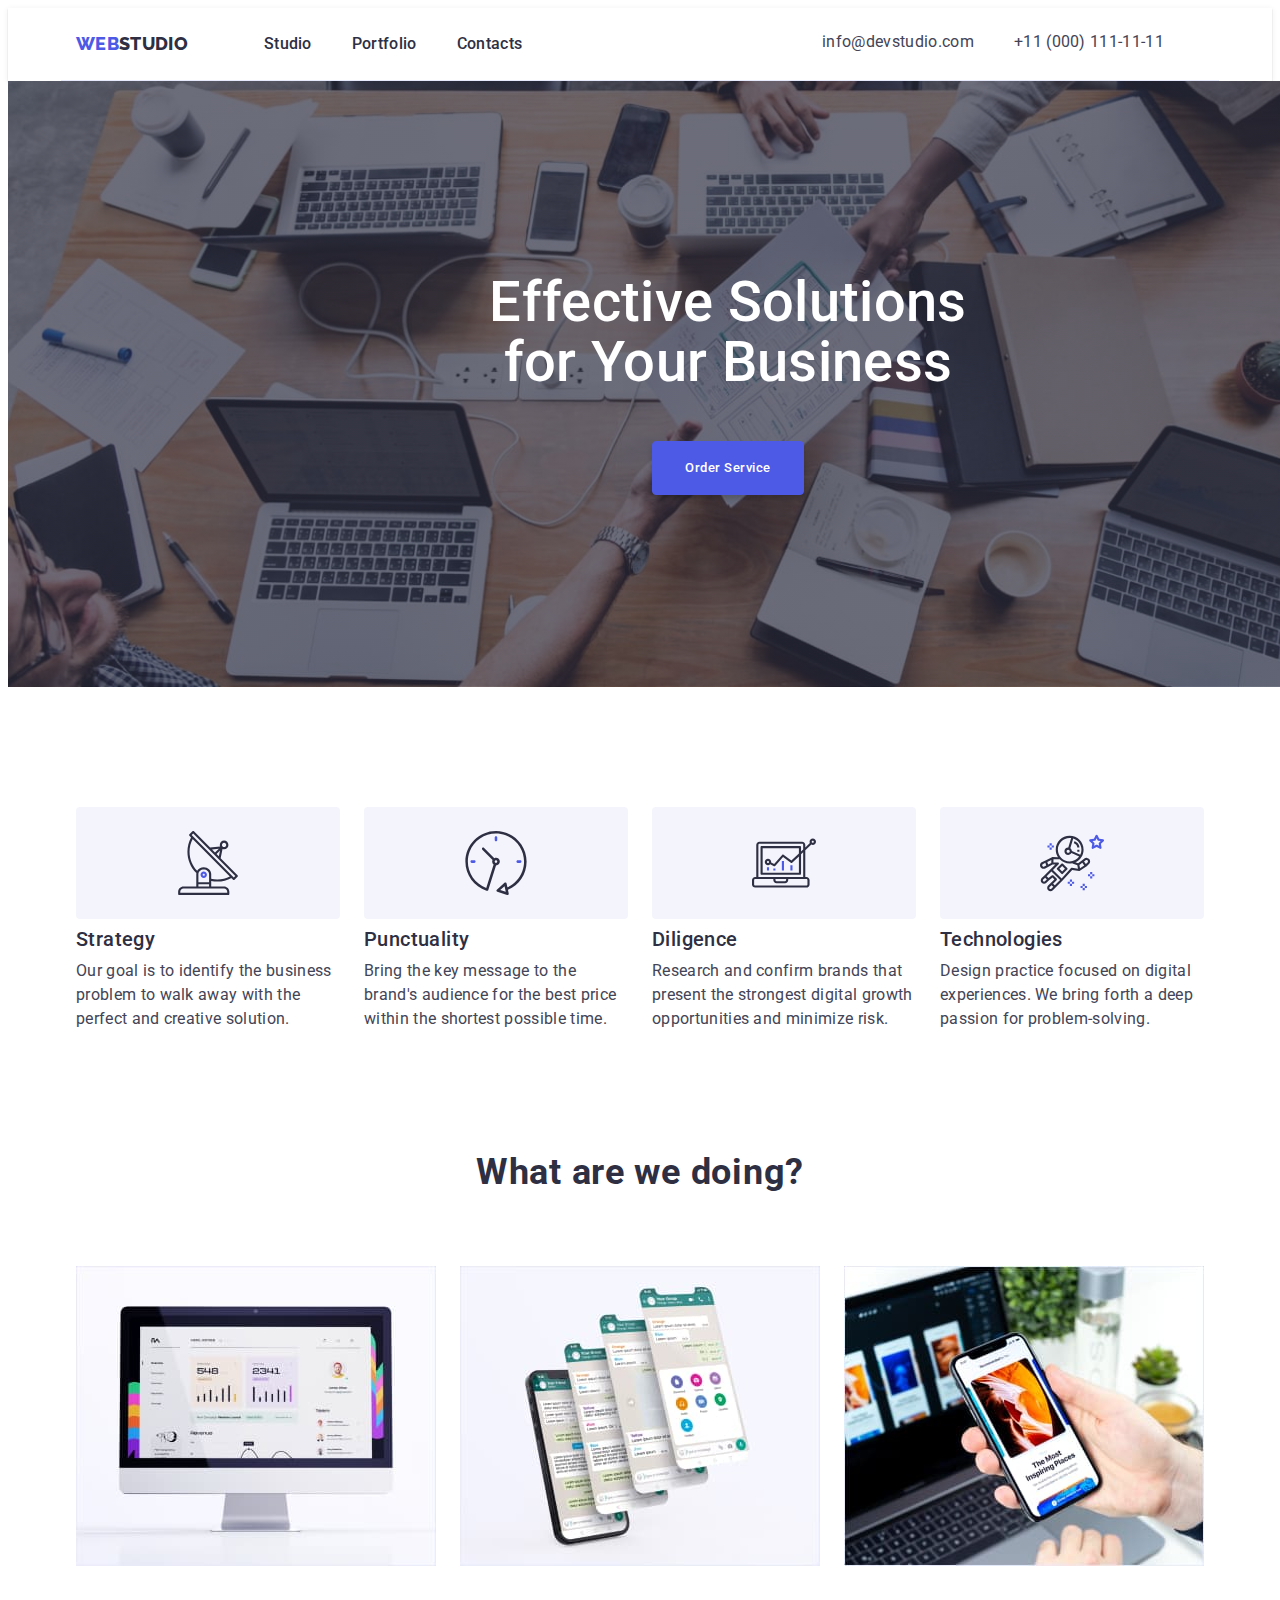
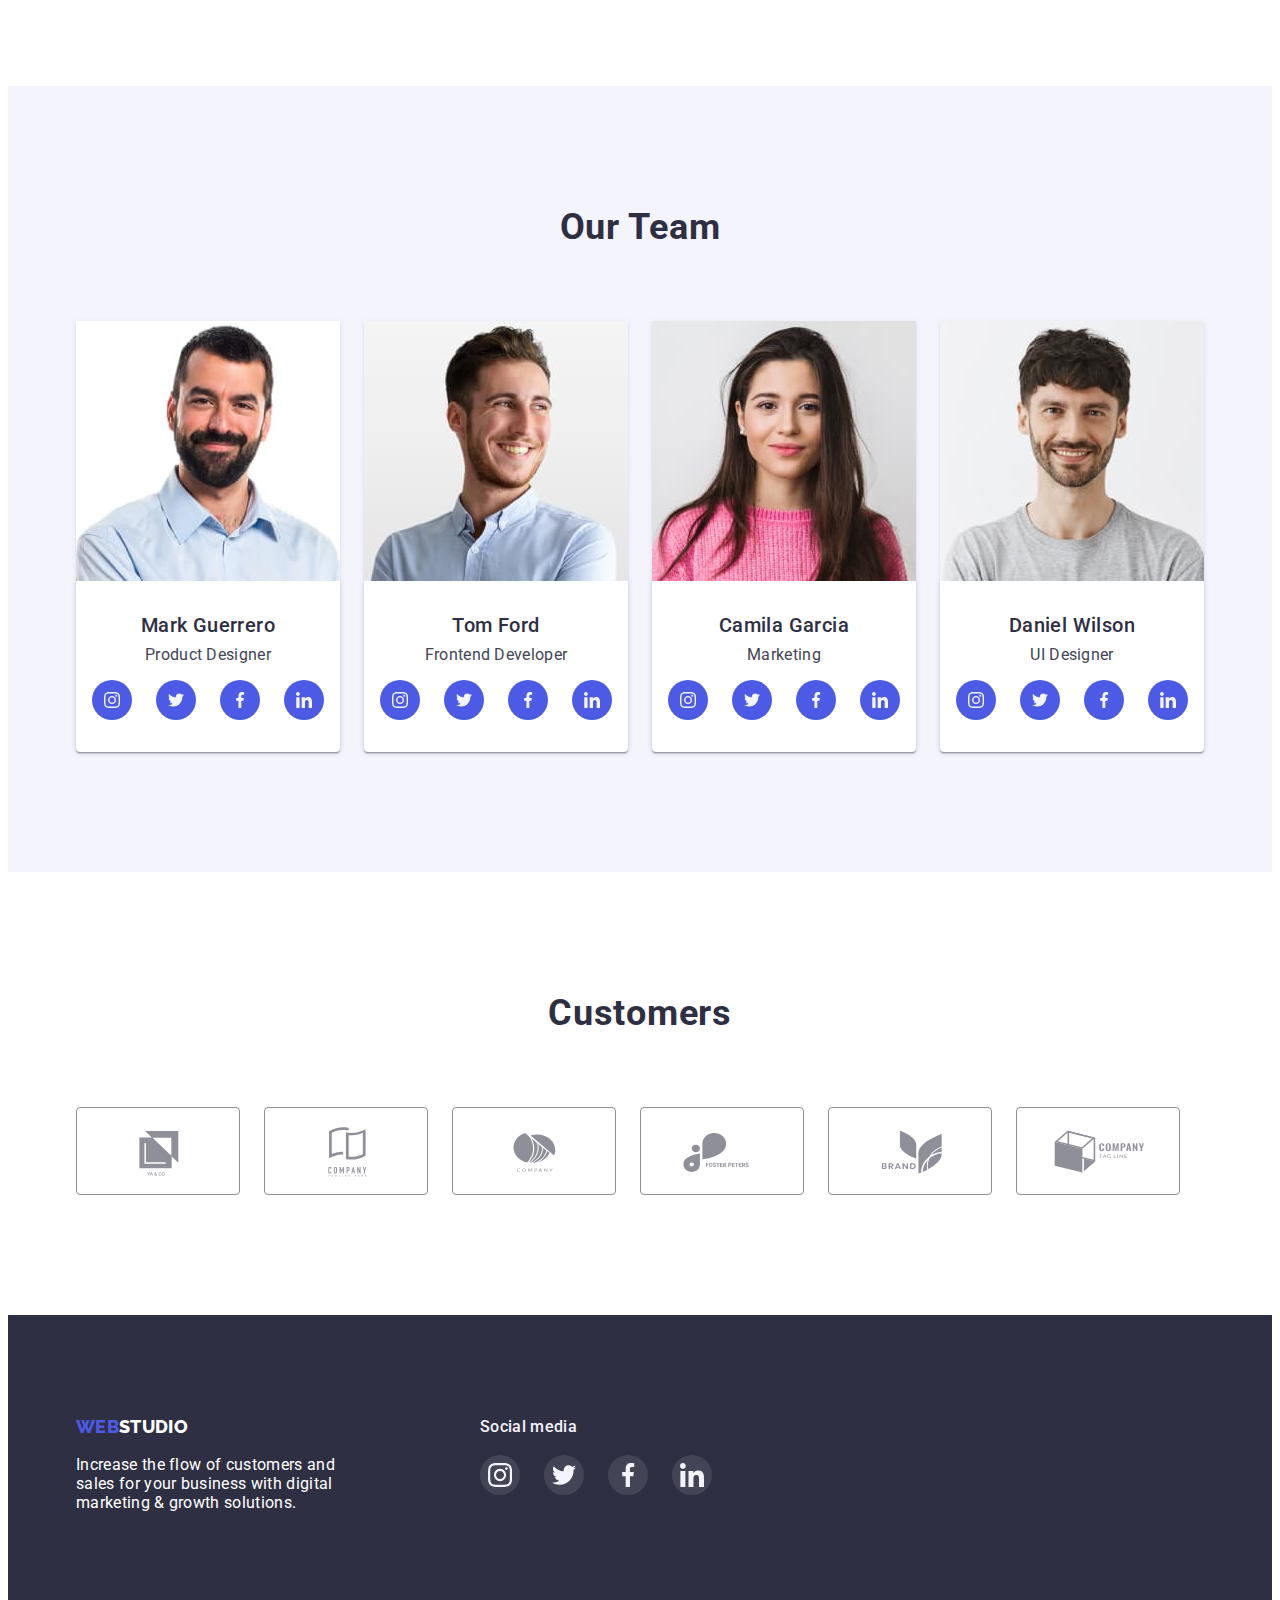
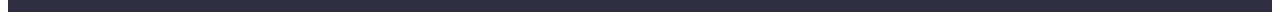
<file: index.html>
<!DOCTYPE html>
<html lang="en">
<head>
    <meta charset="UTF-8">
    <meta http-equiv="X-UA-Compatible" content="IE=edge">
    <meta name="viewport" content="width=device-width, initial-scale=1.0">
    <title>WebStudio</title>
    <link rel="stylesheet" href="https://cdnjs.cloudflare.com/ajax/libs/modern-normalize/1.1.0/modern-normalize.min.css"
        integrity="sha512-wpPYUAdjBVSE4KJnH1VR1HeZfpl1ub8YT/NKx4PuQ5NmX2tKuGu6U/JRp5y+Y8XG2tV+wKQpNHVUX03MfMFn9Q=="
        crossorigin="anonymous" referrerpolicy="no-referrer" />
    <link rel="preconnect" href="https://fonts.googleapis.com">
    <link rel="preconnect" href="https://fonts.gstatic.com" crossorigin>
    <link rel="preconnect" href="https://fonts.googleapis.com">
    <link rel="preconnect" href="https://fonts.gstatic.com" crossorigin>
    <link href="https://fonts.googleapis.com/css2?family=Raleway:wght@800&family=Roboto:wght@400;500;700;900&display=swap" rel="stylesheet">
    <link rel="stylesheet" href="./css/styles.css">
</head>
<body>
    <!-- HEADER -->
    <header class="header">
        <div class="container header-container">
            <nav class="header-nav">
                <a class="logo logo-header" href="./index.html"><span class="logo logo-accent">Web</span>Studio</a>
                <ul class="list header-list">
                    <li><a class="header-item" href="./index.html">Studio</a></li>
                    <li><a class="header-item" href="./portfolio.html">Portfolio</a></li>
                    <li><a class="header-item" href="#">Contacts</a></li>
                </ul>
            </nav>
            <address class="address">
            <ul class="list contacts-list">
                <li>
                    <a class="contacts-list-item" href="mailto:info@devstudio.com">info@devstudio.com</a>
                </li>
                <li><a class="contacts-list-item" href="tel:+11(000)1111111">+11 (000) 111-11-11</a></li>
            </ul>
            </address>
        </div>
    </header>

    <main>
        <!-- HERO -->
        <section class="hero">
            <div class="container hero-container">
                <h1 class="hero-tile hero-headline">Effective Solutions <br />for Your Business</h1>
                <button type="button" class="hero-btn" data-modal-open>Order Service</button>
            </div>
        </section>

        <!-- SECTION-ADVANTAGES -->
        <section class="section-top">
            <div class="container">
                <h2 class="section-top-title visually-hidden">Advantages</h2>
                <ul class="list advantages-list">
                    <li class="advantages-list-item">
                    <div class="advantages-icon-wrapper">
                        <svg class="advantages-list-icon">
                            <use href="./images/symbol-defs.svg#icon-antenna"></use>
                        </svg>
                    </div>
                        <h3 class="title">Strategy</h3>
                        <p class="advantages-description">
                            Our goal is to identify the business problem to walk away with the perfect and
                            creative solution.
                        </p>
                    </li>
                    <li class="advantages-list-item">
                    <div class="advantages-icon-wrapper">
                      <svg class="advantages-list-icon">
                        <use href="./images/symbol-defs.svg#icon-clock"></use>
                      </svg>
                    </div>
                        <h3 class="title">Punctuality</h3>
                        <p class="advantages-description">
                            Bring the key message to the brand's audience for the best price within the shortest
                            possible time.
                        </p>
                    </li>
                    <li class="advantages-list-item">
                    <div class="advantages-icon-wrapper">
                        <svg class="advantages-list-icon">
                            <use href="./images/symbol-defs.svg#icon-diagram"></use>
                        </svg>
                    </div>
                        <h3 class="title">Diligence</h3>
                        <p class="advantages-description">
                            Research and confirm brands that present the strongest digital growth opportunities
                            and minimize risk.
                        </p>
                    </li>
                    <li class="advantages-list-item">
                    <div class="advantages-icon-wrapper">
                        <svg class="advantages-list-icon">
                            <use href="./images/symbol-defs.svg#icon-astronaut"></use>
                        </svg>
                        </div>
                        <h3 class="title">Technologies</h3>
                        <p class="advantages-description">
                            Design practice focused on digital experiences. We bring forth a deep passion for
                            problem-solving.
                        </p>
                    </li>
                </ul>
            
        </section>

        <!-- SECTION-SERVICES -->
        <section class="section-top section-bottom">
            <div class="container">
                <h2 class="section-top-title services-title">What are we doing?</h2>
                <ul class="list services-list">
                    <li class="services-list-item">
                        <img src="./images/phone/img1.jpg" alt="phone-1"
                            width="360" />
                    </li>
                    <li class="services-list-item">
                        <img src="./images/phone/img2.jpg"
                            alt="phone-2" width="360" />
                    </li>
                    <li class="services-list-item">
                        <img src="./images/phone/img3.jpg"
                            alt="phone-3"
                            width="360" />
                    </li>
                </ul>
            </div>
        </section>

        <!-- SECTION-TEAM -->
        <section class="section-top section-bottom team-section">
            <div class="container">
                <h2 class="section-top-title team-title">Our Team</h2>
                <ul class="list team-list">
                    <li class="team-list-item">
                        <img src="./images/people/master-1.jpg" alt="master-1" width="264" />
                        <div class="team-card-wrapper">
                            <h3 class="title team-name">Mark Guerrero</h3>
                            <p class="team-position">Product Designer</p>
                    <ul class="team-link list">
                        <li class="team-list-link">
                            <a href="https://instagram.com" class="team-social-list-link">
                                <svg class="team-icon" width="40" height="40">
                                    <use href="images/symbol-defs.svg#icon-instagram"></use>
                                </svg>
                            </a>
                        </li>
                        <li class="team-list-link">
                            <a href="https://twitter.com" class="team-social-list-link">
                                <svg class="team-icon" widht="40" height="40">
                                    <use href="./images/symbol-defs.svg#icon-twitter"></use>
                                </svg>
                            </a>
                        </li>
                        <li class="team-list-link">
                            <a href="https://facebook.com" class="team-social-list-link">
                                <svg class="team-icon" widht="40" height="40">
                                    <use href="./images/symbol-defs.svg#icon-facebook"></use>
                                </svg>
                            </a>
                        </li>
                        <li class="team-list-link">
                            <a href="https://linkedin.com" class="team-social-list-link">
                                <svg class="team-icon" widht="40" height="40">
                                    <use href="./images/symbol-defs.svg#icon-linkedin"></use>
                                </svg>
                            </a>
                        </li>
                    </ul>
                    </div>
                    <li class="team-list-item">
                        <img src="./images/people/master-2.jpg" alt="master-2" width="264" />
                        <div class="team-card-wrapper">
                            <h3 class="title team-name">Tom Ford</h3>
                            <p class="team-position">Frontend Developer</p>
                        <ul class="team-link list">
                            <li class="team-list-link">
                                <a href="https://instagram.com" class="team-social-list-link">
                                    <svg class="team-icon" width="40" height="40">
                                        <use href="images/symbol-defs.svg#icon-instagram"></use>
                                    </svg>
                                </a>
                            </li>
                            <li class="team-list-link">
                                <a href="https://twitter.com" class="team-social-list-link">
                                    <svg class="team-icon" widht="40" height="40">
                                        <use href="./images/symbol-defs.svg#icon-twitter"></use>
                                    </svg>
                                </a>
                            </li>
                            <li class="team-list-link">
                                <a href="https://facebook.com" class="team-social-list-link">
                                    <svg class="team-icon" widht="40" height="40">
                                        <use href="./images/symbol-defs.svg#icon-facebook"></use>
                                    </svg>
                                </a>
                            </li>
                            <li class="team-list-link">
                                <a href="https://linkedin.com" class="team-social-list-link">
                                    <svg class="team-icon" widht="40" height="40">
                                        <use href="./images/symbol-defs.svg#icon-linkedin"></use>
                                    </svg>
                                </a>
                            </li>
                        </ul>
                        </div>
                    </li>
                    <li class="team-list-item">
                        <img src="./images/people/master-3.jpg" alt="master-3" width="264" />
                        <div class="team-card-wrapper">
                            <h3 class="title team-name">Camila Garcia</h3>
                            <p class="team-position">Marketing</p>
                        <ul class="team-link list">
                            <li class="team-list-link">
                                <a href="https://instagram.com" class="team-social-list-link">
                                    <svg class="team-icon" width="40" height="40">
                                        <use href="images/symbol-defs.svg#icon-instagram"></use>
                                    </svg>
                                </a>
                            </li>
                            <li class="team-list-link">
                                <a href="https://twitter.com" class="team-social-list-link">
                                    <svg class="team-icon" widht="40" height="40">
                                        <use href="./images/symbol-defs.svg#icon-twitter"></use>
                                    </svg>
                                </a>
                            </li>
                            <li class="team-list-link">
                                <a href="https://facebook.com" class="team-social-list-link">
                                    <svg class="team-icon" widht="40" height="40">
                                        <use href="./images/symbol-defs.svg#icon-facebook"></use>
                                    </svg>
                                </a>
                            </li>
                            <li class="team-list-link">
                                <a href="https://linkedin.com" class="team-social-list-link">
                                    <svg class="team-icon" widht="40" height="40">
                                        <use href="./images/symbol-defs.svg#icon-linkedin"></use>
                                    </svg>
                                </a>
                            </li>
                        </ul>
                        </div>
                    </li>
                    <li class="team-list-item">
                        <img src="./images/people/master-4.jpg" alt="master-4" width="264" />
                        <div class="team-card-wrapper">
                            <h3 class="title team-name">Daniel Wilson</h3>
                            <p class="team-position">UI Designer</p>
                        <ul class="team-link list">
                            <li class="team-list-link">
                                <a href="https://instagram.com" class="team-social-list-link">
                                    <svg class="team-icon" width="40" height="40">
                                        <use href="images/symbol-defs.svg#icon-instagram"></use>
                                    </svg>
                                </a>
                            </li>
                            <li class="team-list-link">
                                <a href="https://twitter.com" class="team-social-list-link">
                                    <svg class="team-icon" widht="40" height="40">
                                        <use href="./images/symbol-defs.svg#icon-twitter"></use>
                                    </svg>
                                </a>
                            </li>
                            <li class="team-list-link">
                                <a href="https://facebook.com" class="team-social-list-link">
                                    <svg class="team-icon" widht="40" height="40">
                                        <use href="./images/symbol-defs.svg#icon-facebook"></use>
                                    </svg>
                                </a>
                            </li>
                            <li class="team-list-link">
                                <a href="https://linkedin.com" class="team-social-list-link">
                                    <svg class="team-icon" widht="40" height="40">
                                        <use href="./images/symbol-defs.svg#icon-linkedin"></use>
                                    </svg>
                                </a>
                            </li>
                        </ul>
                        </div>
                    </li>
                </ul>
            </div>
        </section>
         
    <!-- SECTION CUSTOMERS -->
    <section class="section-top section-bottom customers-section">
        <div class="container">
            <h2 class="section-top-title customers-title">Customers</h2>
                <ul class="customers-list">
                    <li class="list customers-list-item">
                        <a href="" class="customers-logo-link">
                            <svg class="customers-logo-icon">
                                <use href="./images/symbol-defs.svg#icon-1"></use>
                            </svg>
                        </a>
                    </li>
                    <li class="list customers-list-item">
                        <a href="" class="customers-logo-link">
                            <svg class="customers-logo-icon">
                                <use href="./images/symbol-defs.svg#icon-2"></use>
                            </svg>
                        </a>
                    </li>
                    <li class="list customers-list-item">
                        <a href="" class="customers-logo-link">
                            <svg class="customers-logo-icon">
                                <use href="./images/symbol-defs.svg#icon-3"></use>
                            </svg>
                        </a>
                    </li>
                    <li class="list customers-list-item">
                        <a href="" class="customers-logo-link">
                            <svg class="customers-logo-icon">
                                <use href="./images/symbol-defs.svg#icon-4"></use>
                            </svg>
                        </a>
                    </li>
                    <li class="list customers-list-item">
                        <a href="" class="customers-logo-link">
                            <svg class="customers-logo-icon">
                                <use href="./images/symbol-defs.svg#icon-5"></use>
                            </svg>
                        </a>
                    </li>
                    <li class="list customers-list-item">
                        <a href="" class="customers-logo-link">
                            <svg class="customers-logo-icon">
                                <use href="./images/symbol-defs.svg#icon-6"></use>
                            </svg>
                        </a>
                    </li>
                </ul>
        </div>
    </section>
    </main>

    <!-- Modal-->
    
    <div class="backdrop is-hidden" data-modal>
        <div class="modal">
            <button data-modal-close type="button" class="modal-btn">
                <svg class="modal-btn-svg" width="8" height="8">
                    <use href="./images/symbol-defs.svg#icon-modal-x">
                    </use>
                </svg>
            </button>
        </div>
    </div>

    <!-- FOOTER -->
    <footer class="footer">
        <div class="container footer-wrapper">
            <div class="footer-wrapper-logo">
            <a class="logo logo-footer" href="./index.html"><span class="logo-accent">Web</span>Studio</a>
            <p class="footer-text">Increase the flow of customers and sales for your business with digital marketing &
                growth solutions.</p>
        </div>
        <div class="footer-social-wrappper">
            <h2 class="footer-social-title">Social media</h2>
            <ul class="footer-social-list list">
                <li class="footer-social-list-item">
                    <a href="https://instagram.com" class="footer-social-list-link">
                        <svg class="footer-social-list-icon">
                            <use href="./images/symbol-defs.svg#icon-instagram"></use>
                        </svg>
                    </a>
                </li>
                <li class="footer-social-list-item">
                    <a href="https://twitter.com" class="footer-social-list-link">
                        <svg class="footer-social-list-icon">
                            <use href="./images/symbol-defs.svg#icon-twitter"></use>
                        </svg>
                    </a>
                </li>
                <li class="footer-social-list-item">
                    <a href="https://facebook.com" class="footer-social-list-link">
                        <svg class="footer-social-list-icon">
                            <use href="./images/symbol-defs.svg#icon-facebook"></use>
                        </svg>
                    </a>
                </li>
                <li class="footer-social-list-item">
                    <a href="https://linkedin.com" class="footer-social-list-link">
                        <svg class="footer-social-list-icon">
                            <use href="./images/symbol-defs.svg#icon-linkedin"></use>
                        </svg>
                    </a>
                </li>
            </ul>
            </div>
        </div>
    </footer>
    <script src="./js/modal.js"></script>
</body>

</html>
</file>
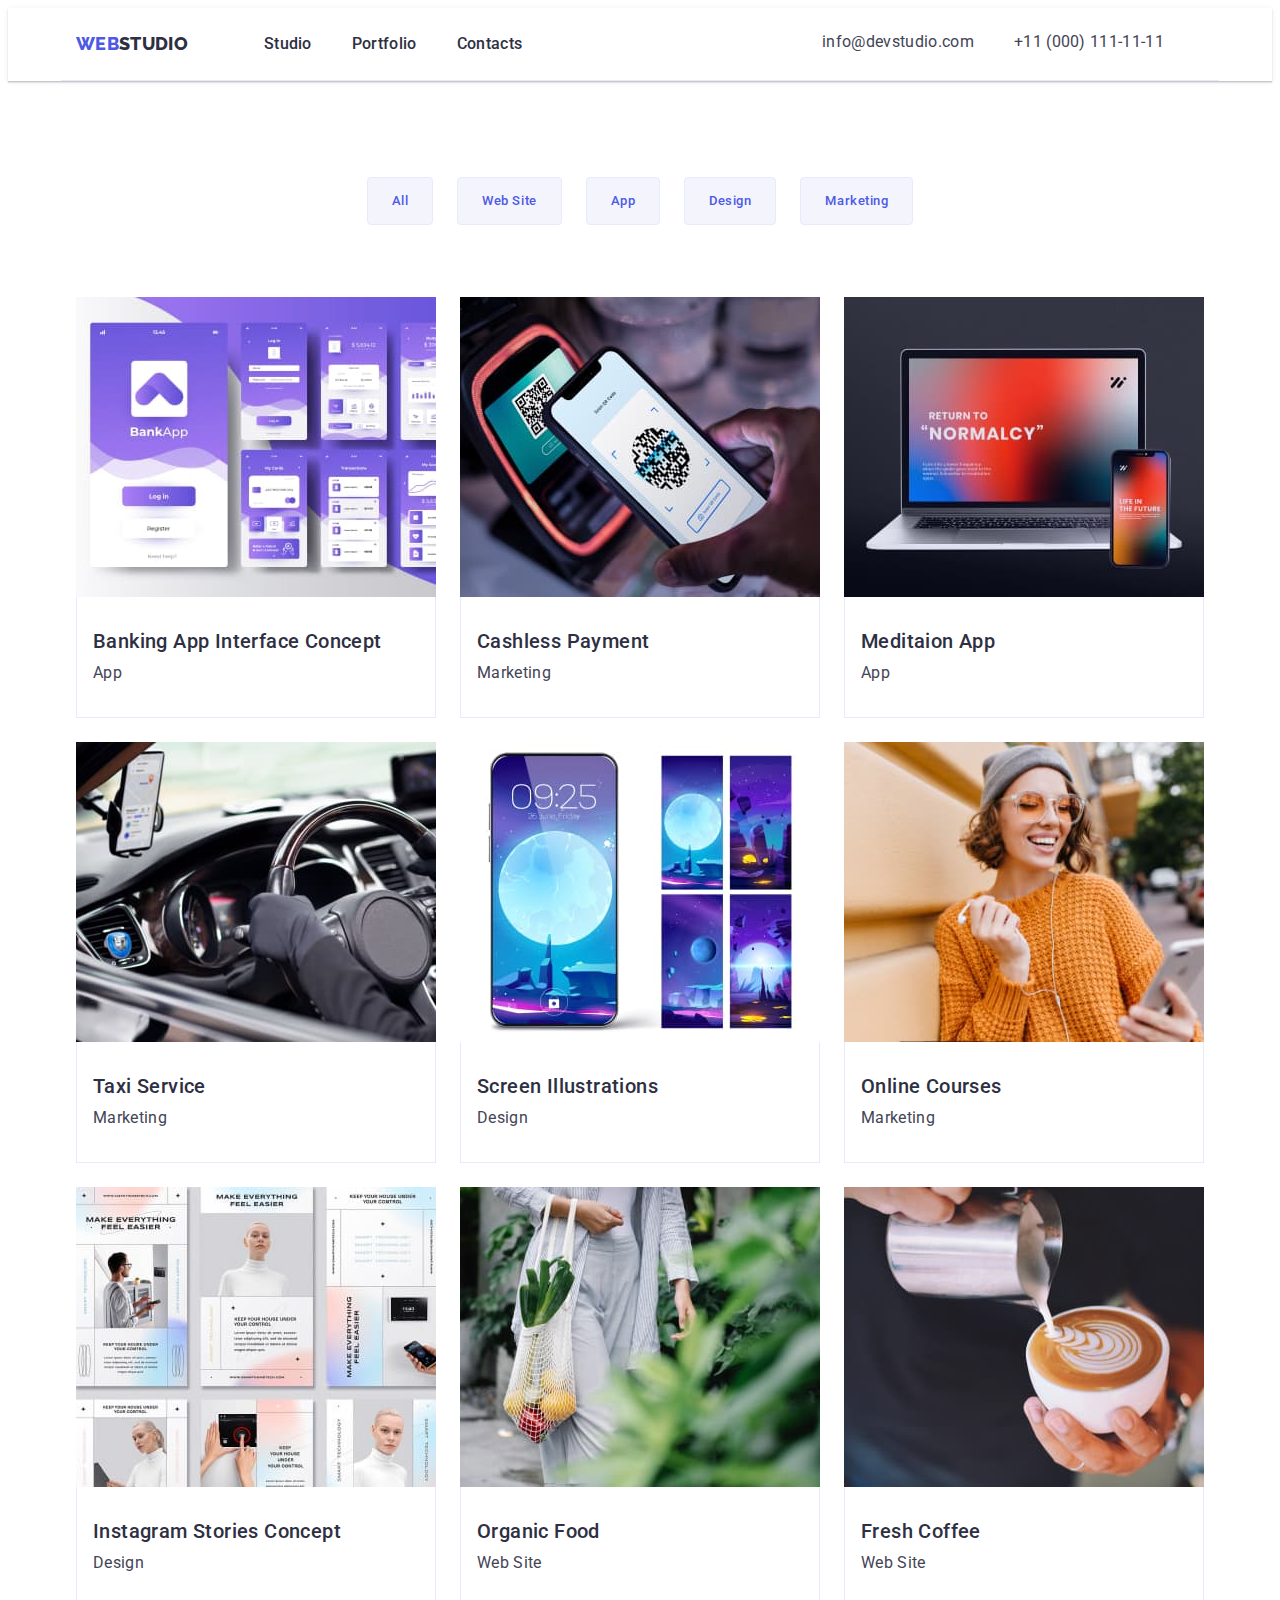
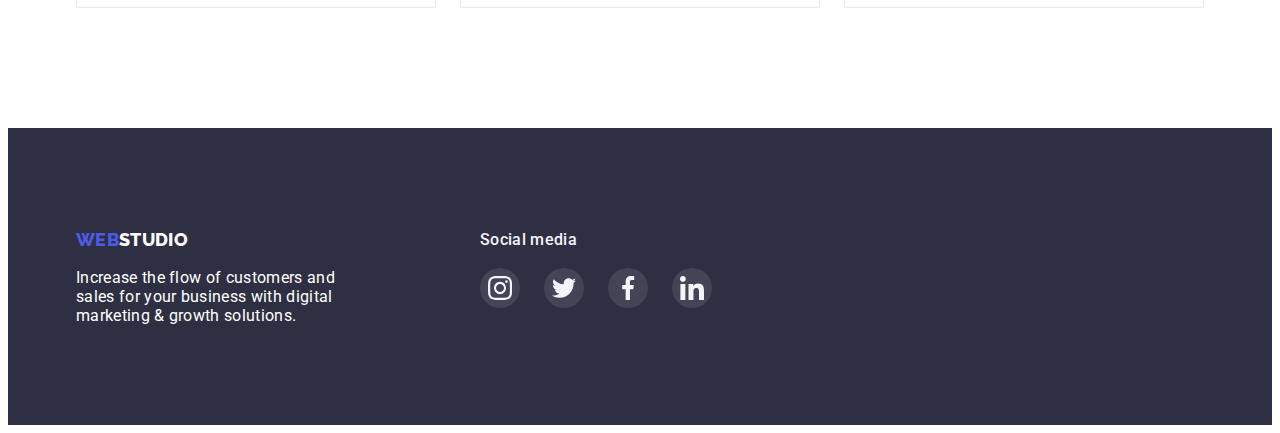
<file: portfolio.html>
<!DOCTYPE html>
<html lang="en">
<head>
    <meta charset="UTF-8">
    <meta http-equiv="X-UA-Compatible" content="IE=edge">
    <meta name="viewport" content="width=device-width, initial-scale=1.0">
    <title>WebStudio</title>
    <link rel="stylesheet" href="https://cdnjs.cloudflare.com/ajax/libs/modern-normalize/1.1.0/modern-normalize.min.css"
        integrity="sha512-wpPYUAdjBVSE4KJnH1VR1HeZfpl1ub8YT/NKx4PuQ5NmX2tKuGu6U/JRp5y+Y8XG2tV+wKQpNHVUX03MfMFn9Q=="
        crossorigin="anonymous" referrerpolicy="no-referrer" />
    <link rel="preconnect" href="https://fonts.googleapis.com">
    <link rel="preconnect" href="https://fonts.gstatic.com" crossorigin>
    <link href="https://fonts.googleapis.com/css2?family=Raleway:wght@800&family=Roboto:wght@400;500;700;900&display=swap" rel="stylesheet">
    <link rel="stylesheet" href="./css/styles.css">
</head>
<body>
    <header class="header">
        <div class="container header-container">
            <nav class="header-nav">
                <a class="logo logo-header" href="./index.html"><span class="logo logo-accent">Web</span>Studio</a>
                <ul class="list header-list">
                    <li><a class="header-item" href="./index.html">Studio</a></li>
                    <li><a class="header-item" href="./portfolio.html">Portfolio</a></li>
                    <li><a class="header-item" href="#">Contacts</a></li>
                </ul>
            </nav>
            <address class="address">
                <ul class="list contacts-list">
                    <li>
                        <a class="contacts-list-item" href="mailto:info@devstudio.com">info@devstudio.com</a>
                    </li>
                    <li><a class="contacts-list-item" href="tel:+11(000)1111111">+11 (000) 111-11-11</a></li>
                </ul>
            </address>
        </div>
    </header>
<main>
    <section class="portfolio-section section-bottom">
        <div class="portfolio-container container">
            <!-- BUTTONS -->
            <ul class="list portfolio-buttons">
                <li class="portfolio-list"><button class="btn portfolio-btn" type="button">All</button></li>
                <li class="portfolio-list"><button class="btn portfolio-btn" type="button">Web Site</button></li>
                <li class="portfolio-list"><button class="btn portfolio-btn" type="button">App</button></li>
                <li class="portfolio-list"><button class="btn portfolio-btn" type="button">Design</button></li>
                <li class="portfolio-list"><button class="btn portfolio-btn" type="button">Marketing</button></li>
            </ul>

            <!-- CARDS -->
            <ul class="portfolio-cards">
                <li class="portfolio-card">
                    <a class="portfolio-card-link" href="#">
                        <div class="portfolio-img-wrapper">
                        <img width="360" src="./images/Project-Cards/Project-Card.jpg"
                            alt="banking app interface concept" />
                            <p class="portfolio-overlay">
                                14 Stylish and User-Friendly App Design Concepts ·
                                Task Manager App · Calorie Tracker App ·
                                Exotic Fruit Ecommerce App · Cloud Storage App
                            </p>
                        </div>
                        <div class="portfolio-card-wrapper">
                            <h2 class="title portfolio-title">Banking App Interface Concept</h2>
                            <p class="portfolio-text">App</p>
                        </div>
                    </a>
                </li>
                <li class="portfolio-card">
                    <a class="portfolio-card-link" href="#">
                        <div class="portfolio-img-wrapper">
                        <img width="360" src="./images/Project-Cards/Project-Card2.jpg"
                            alt="cashless payment" />
                            <p class="portfolio-overlay">
                                14 Stylish and User-Friendly App Design Concepts ·
                                Task Manager App · Calorie Tracker App ·
                                Exotic Fruit Ecommerce App · Cloud Storage App
                            </p>
                        </div>
                        <div class="portfolio-card-wrapper">
                            <h2 class="title portfolio-title">Cashless Payment</h2>
                            <p class="portfolio-text">Marketing</p>
                        </div>
                    </a>
                </li>
                <li class="portfolio-card">
                    <a class="portfolio-card-link" href="#">
                        <div class="portfolio-img-wrapper">
                        <img width="360" src="./images/Project-Cards/Project-Card3.jpg"
                            alt="meditaion app" />
                            <p class="portfolio-overlay">
                                14 Stylish and User-Friendly App Design Concepts ·
                                Task Manager App · Calorie Tracker App ·
                                Exotic Fruit Ecommerce App · Cloud Storage App
                            </p>
                        </div>
                        <div class="portfolio-card-wrapper">
                            <h2 class="title portfolio-title">Meditaion App</h2>
                            <p class="portfolio-text">App</p>
                        </div>
                    </a>
                </li>
                <li class="portfolio-card">
                    <a class="portfolio-card-link" href="#">
                        <div class="portfolio-img-wrapper">
                        <img width="360" src="./images/Project-Cards/Project-Card4.jpg"
                            alt="taxi service" />
                            <p class="portfolio-overlay">
                                14 Stylish and User-Friendly App Design Concepts ·
                                Task Manager App · Calorie Tracker App ·
                                Exotic Fruit Ecommerce App · Cloud Storage App
                            </p>
                        </div>
                        <div class="portfolio-card-wrapper">
                            <h2 class="title portfolio-title">Taxi Service</h2>
                            <p class="portfolio-text">Marketing</p>
                        </div>
                    </a>
                </li>
                <li class="portfolio-card">
                    <a class="portfolio-card-link" href="#">
                        <div class="portfolio-img-wrapper">
                        <img width="360" src="./images/Project-Cards/Project-Card5.jpg"
                            alt="screen illustrations" />
                            <p class="portfolio-overlay">
                                14 Stylish and User-Friendly App Design Concepts ·
                                Task Manager App · Calorie Tracker App ·
                                Exotic Fruit Ecommerce App · Cloud Storage App
                            </p>
                        </div>
                        <div class="portfolio-card-wrapper">
                            <h2 class="title portfolio-title">Screen Illustrations</h2>
                            <p class="portfolio-text">Design</p>
                        </div>
                    </a>
                </li>
                <li class="portfolio-card">
                    <a class="portfolio-card-link" href="#">
                        <div class="portfolio-img-wrapper">
                        <img width="360" src="./images/Project-Cards/Project-Card6.jpg"
                            alt="online courses" />
                            <p class="portfolio-overlay">
                                14 Stylish and User-Friendly App Design Concepts ·
                                Task Manager App · Calorie Tracker App ·
                                Exotic Fruit Ecommerce App · Cloud Storage App
                            </p>
                        </div>
                        <div class="portfolio-card-wrapper">
                            <h2 class="title portfolio-title">Online Courses</h2>
                            <p class="portfolio-text">Marketing</p>
                        </div>
                    </a>
                </li>
                <li class="portfolio-card">
                    <a class="portfolio-card-link" href="#">
                        <div class="portfolio-img-wrapper">
                        <img width="360" src="./images/Project-Cards/Project-Card7.jpg"
                            alt="instagram stories concept" />
                            <p class="portfolio-overlay">
                                14 Stylish and User-Friendly App Design Concepts ·
                                Task Manager App · Calorie Tracker App ·
                                Exotic Fruit Ecommerce App · Cloud Storage App
                            </p>
                        </div>
                        <div class="portfolio-card-wrapper">
                            <h2 class="title portfolio-title">Instagram Stories Concept</h2>
                            <p class="portfolio-text">Design</p>
                        </div>
                    </a>
                </li>
                <li class="portfolio-card">
                    <a class="portfolio-card-link" href="#">
                        <div class="portfolio-img-wrapper">
                        <img width="360" src="./images/Project-Cards/Project-Card8.jpg"
                            alt="organic food" />
                            <p class="portfolio-overlay">
                                14 Stylish and User-Friendly App Design Concepts ·
                                Task Manager App · Calorie Tracker App ·
                                Exotic Fruit Ecommerce App · Cloud Storage App
                            </p>
                        </div>
                        <div class="portfolio-card-wrapper">
                            <h2 class="title portfolio-title">Organic Food</h2>
                            <p class="portfolio-text">Web Site</p>
                        </div>
                    </a>
                </li>
                <li class="portfolio-card">
                    <a class="portfolio-card-link" href="#">
                        <div class="portfolio-img-wrapper">
                        <img width="360" src="./images/Project-Cards/Project-Card9.jpg"
                            alt="fresh coffee" />
                            <p class="portfolio-overlay">
                                14 Stylish and User-Friendly App Design Concepts ·
                                Task Manager App · Calorie Tracker App ·
                                Exotic Fruit Ecommerce App · Cloud Storage App
                            </p>
                        </div>
                        <div class="portfolio-card-wrapper">
                            <h2 class="title portfolio-title">Fresh Coffee</h2>
                            <p class="portfolio-text">Web Site</p>
                        </div>
                    </a>
                </li>
            </ul>
        </div>
    </section>
</main>

<!-- FOOTER -->
<footer class="footer">
    <div class="container footer-wrapper">
        <div class="footer-wrapper-logo">
            <a class="logo logo-footer" href="./index.html"><span class="logo-accent">Web</span>Studio</a>
            <p class="footer-text">Increase the flow of customers and sales for your business with digital marketing &
                growth solutions.</p>
        </div>
        <div class="footer-social-wrappper">
            <h2 class="footer-social-title">Social media</h2>
            <ul class="footer-social-list list">
                <li class="footer-social-list-item">
                    <a href="https://instagram.com" class="footer-social-list-link">
                        <svg class="footer-social-list-icon">
                            <use href="./images/symbol-defs.svg#icon-instagram"></use>
                        </svg>
                    </a>
                </li>
                <li class="footer-social-list-item">
                    <a href="https://twitter.com" class="footer-social-list-link">
                        <svg class="footer-social-list-icon">
                            <use href="./images/symbol-defs.svg#icon-twitter"></use>
                        </svg>
                    </a>
                </li>
                <li class="footer-social-list-item">
                    <a href="https://facebook.com" class="footer-social-list-link">
                        <svg class="footer-social-list-icon">
                            <use href="./images/symbol-defs.svg#icon-facebook"></use>
                        </svg>
                    </a>
                </li>
                <li class="footer-social-list-item">
                    <a href="https://linkedin.com" class="footer-social-list-link">
                        <svg class="footer-social-list-icon">
                            <use href="./images/symbol-defs.svg#icon-linkedin"></use>
                        </svg>
                    </a>
                </li>
            </ul>
        </div>
    </div>
</footer>
</body>

</html>
</file>
<file: css/styles.css>
html {
    box-sizing: border-box;
}

*,
*::before,
*::after {
    box-sizing: inherit;
}
:root {
    /*-- VARIABLES --*/
    /* COLOR SETTINGS */
    --color-primary-background: #ffffff;
    /* pirmary-background */
    --color-primary-brand: #4d5ae5;
    /* primary-brand, logo-accent */
    --color-primary-brand-focus: #404bbf;
    /* primary-brand-focus */
    --color-dark: #2e2f42;
    /* dark */
    --color-success: #31d0aa;
    /* success */
    --color-body-text: #434455;
    /* body-text */

    /* helper-text */
    --color-accent: #e7e9fc;
    /* accent-color */
    --color-light-mode-background: #f4f4fd;
    /* light-mode-background */

    /* FONT SETTINGS */
    --font-logo: 'Raleway', sans-serif;
    /* logo */
    --font-primary: 'Roboto', sans-serif;
    /* primary */

    /* FONT WEIGHT */
    --font-weight-logo: 800;
    /* logo */
    --font-weight-regular: 400;
    /* regular */
    --font-weight-bold: 500;
    /* bold */

    /* FONT SIZES */
    --font-size-logo: 18px;
    /* logo */
    --font-size-body: 16px;
    /* body */
    --font-size-hero-tile: 56px;
    /* h1, hero, title */
    --font-size-section-top-title: 36px;
    /* h2 */
    --font-size-title: 20px;
    /* h3 */
    --font-size-small: 12px;
    /* small */
    --font-size-bold: 16px;
    /* bold */
    --font-size-button: 16px;
    /* button */
    --font-size-link: 16px;
    /* link */

    /* LINE HEIGHT */
    --line-height-logo: 1.33;
    /* logo */
    --line-height-hero-tile: 1.07;
    /* h1, hero, title */
    --line-height-section-top-title: 0.67;
    /* h2 */
    --line-height-title: 1.2;
    /* h3 */
    --line-height-small: 1.33;
    /* small */
    --line-height-bold: 1.5;
    /* bold */
    --line-height-button: 1.5;
    /* button */
    --line-height-link: 1.5;
    /* link */

    /* LETTER SPACING */
    --letter-spacing-logo: 0.03em;
    /* logo */
    --letter-spacing-primary: 0.02em;
    /* body */
    --letter-spacing-secondary: 0.04em;
    /* button, smaller text */
}

/*-- ELEMENT STYLES --*/
/* B1, B2 MARGIN RESET */
h1,
h2,
h3,
h4,
h5,
h6,
ul,
p,
a,
b,
span{
    margin: 0;
    padding: 0;
}

img {
    display: block;
    max-width: 100%;
    height: auto;
}

body {
    background:#ffffff;
    color: var(--color-body-text);
    font-family: var(--font-primary);
    font-size: var(--font-size-body);
    font-weight: var(--font-weight-regular);
    letter-spacing: var(--letter-spacing-primary);
}

/*-- CLASS STYLES --*/
/* HIDDEN */
.visually-hidden {
    border: 0;
    clip-path: inset(100%);
    clip: rect(0 0 0 0);
    height: 1px;
    margin: -1px;
    overflow: hidden;
    padding: 0;
    position: absolute;
    white-space: nowrap;
    width: 1px;
}

/* LIST */
.list {
    list-style: none;
}

.link:hover,
.link:focus,
.link:active {
    color: var(--color-primary-brand);
}

/*-- B7, B8 CONTENT CENTER */
.container {
    width: 1158px;
    margin: 0 auto;
    padding-left: 15px;
    padding-right: 15px;
    padding-top: 0px;
    padding-bottom: 0px;
}

/*-- B15 SECTION PADDING */
.section-bottom {
    padding-top: 96px;
    padding-bottom: 120px;
}

.section-top {
    padding-top: 120px;
}

/*-- SECTIONS --*/
/* HEADER */
.header {
    box-shadow: 0px 2px 1px rgba(46, 47, 66, 0.08), 0px 1px 1px rgba(46, 47, 66, 0.16),
        0px 1px 6px rgba(46, 47, 66, 0.08);
}

.header-container {
    display: flex;
    border-bottom: 1px solid #E7E9FC;
}

.header-nav {
    display: flex;
    align-items: center;
}

.logo {
    color: var(--color-dark);
    font-family: var(--font-logo);
    font-size: var(--font-size-logo);
    font-weight: var(--font-weight-logo);
    letter-spacing: var(--line-spacing-logo);
    line-height: var(--line-height-logo);
    text-decoration: none;
    text-transform: uppercase;
    display: inline-block;
}

.logo-accent {
    color: var(--color-primary-brand);
}

.logo-header {
    color: var(--color-dark);
    margin-right: 76px;
    padding: 24px 0px;
}

.logo-footer {
    color: var(--color-primary-background);
    margin-right: 76px;
}

.address{
    margin-left: auto;
}

.header-list {
    display: flex;
    flex-wrap: wrap;
    gap: 40px;
}

.header-item {
    color: var(--color-dark);
    font-weight: var(--font-weight-bold);
    text-decoration: none;
    padding: 24px 0px;
    position: relative;
    display: block;
    transition: color 250ms cubic-bezier(0.4, 0, 0.2, 1);
}

.header-item:hover,
.header-item:focus {
        color: var(--accent-color);
}

.header-item::after {
        content: "";
        position: absolute;
        left: 0;
        bottom: 0;
        display: block;
        transition: background-color 250ms cubic-bezier(0.4, 0, 0.2, 1);
        width: 100%;
        height: 4px;
        opacity: 0;
        background: #404BBF;
        border-radius: 2px;
}

.header-item:hover::after {
        opacity: 1;
}

.contacts-list {
    display: flex;
    align-items: center;
}

.contacts-list-item {
    color: inherit;
    text-decoration: none;
    margin: 0px 40px 0px 0px;
    padding: 24px 0px;
    display: block;
    font-style: normal;
}

/* HOVER EFFECTS HEADER */

.current:hover,
.logo-accent:hover,
.logo-accent:focus,
.logo-accent:active {
    color: var(--color-primary-brand-focus);
}

.current,
.header-item:hover,
.header-item:focus,
.contacts-list-item:hover,
.contacts-list-item:focus {
    color: var(--color-primary-brand);
}


/* HERO */
.hero {
    color: var(--color-primary-background);
}

.hero-container {
    text-align: center;
    width: 1440px;
    color: var(--color-primary-background);
    padding: 192px 0px;
    background-image: linear-gradient(rgba(46, 47, 66, 0.7), rgba(46, 47, 66, 0.7)), url(../images/background/people-office.jpg);
    background-repeat: no-repeat;
    background-position: center;
    background-size: cover;
    background-color: var(--color-dark);
}

.hero-headline {
    color: var(--color-primary-background);
    font-size: var(--font-size-hero-tile);
    font-weight: var(--font-weight-bold);
    line-height: var(--line-height-hero-tile);
    margin: 0 auto;
    margin-bottom: 48px;
    max-width: 492px;
}

.hero-btn {
    border: none;
    text-align: center;
    font-family: var(--font-primary);
    background-color: var(--color-primary-brand);
    border-radius: 4px;
    border: 1px solid var(--color-primary-brand);
    color: var(--color-primary-background);
    cursor: pointer;
    letter-spacing: var(--letter-spacing-secondary);
    line-height: var(--line-height-button);
    padding: 16px 32px;
    font-weight: var(--font-weight-bold);
    box-shadow: 0px 4px 4px rgba(0, 0, 0, 0.15);
    transition: background-color 250ms cubic-bezier(0.4, 0, 0.2, 1),
                 color 250ms cubic-bezier(0.4, 0, 0.2, 1);
}
.hero-btn:hover,
.hero-btn:focus,
.hero-btn:active {
    background-color: var(--color-primary-brand-focus);
    border: 1px solid var(--color-primary-brand-focus);
    transition: color 250ms cubic-bezier(0.4, 0, 0.2, 1);
}
/* Modal*/

.backdrop {
    position: fixed;
    top: 0;
    left: 0;
    width: 100%;
    height: 100%;
    background-color: rgba(46, 47, 66, 0.4);

    transition: opacity 250ms cubic-bezier(0.4, 0, 0.2, 1),
        visibility 250ms cubic-bezier(0.4, 0, 0.2, 1);
}

.is-hidden {
    opacity: 0;
    visibility: hidden;
    pointer-events: none;
}

.backdrop.is-hidden .modal {
    transform: translate(-50%, -50%) scale(0.8);
}

.modal {
    position: absolute;
    top: 50%;
    left: 50%;
    transform: translate(-50%, -50%);

    min-width: 408px;
    min-height: 576px;
    background-color: #ffffff;
    box-shadow: 0px 1px 1px rgba(0, 0, 0, 0.14), 0px 1px 3px rgba(0, 0, 0, 0.12),
        0px 2px 1px rgba(0, 0, 0, 0.2);
    border-radius: 4px;
    transition: transform 250ms cubic-bezier(0.4, 0, 0.2, 1);
}

.modal-btn {
    position: absolute;
    top: 24px;
    right: 24px;
    display: flex;
    justify-content: center;
    align-items: center;

    width: 24px;
    height: 24px;
    border-radius: 50%;
    padding: 0;
    cursor: pointer;

    background: #e7e9fc;
    border: 1px solid rgba(0, 0, 0, 0.1);
    transition-property: background-color 250ms cubic-bezier(0.4, 0, 0.2, 1);
}

.modal-btn:hover,
.modal-btn:focus {
    background-color:#404bbf;
    border-radius: 50%;
    transition: color 250ms cubic-bezier(0.4, 0, 0.2, 1);
}

.modal-btn-svg {
    display: inline-block;
    width: 1em;
    height: 1em;
    stroke-width: 0;
    stroke: currentColor;
    fill: currentColor;
    width: 8px;
    height: 8px;

}

.modal-btn-svg:hover,
.modal-btn-svg:focus {
    fill: #ffffff;
    transition: color 250ms cubic-bezier(0.4, 0, 0.2, 1);

}

/* ADVANTAGES */
.advantages-list-icon{
    width: 64px;
    height: 64px
}

.advantages-icon-wrapper{
    background-color: #f4f4fd;
    margin-bottom: 8px;
    width: 264px;
    height: 112px;
    border-radius: 4px;
    display: flex;
    align-items: center;
    justify-content: center;
}

.advantages-list {
    display: flex;
}

.advantages-list-item {
    margin-right: 24px;
    flex-basis: calc((100% - 72px) / 4);
}

.advantages-list-item:last-child {
    margin-right: 0px;
}
/*-- h1 --*/
.hero-tile {
    color: var(--color-primary-background);
    font-size: var(--font-size-hero-tile);
    font-weight: var(--font-weight-bold);
    line-height: var(--line-height-hero-tile);
}
/*-- h2 --*/
.section-top-title {
    font-size: var(--font-size-section-top-title);
    font-weight: 700;
    line-height: var(--line-height-title);
    text-align: center;
    letter-spacing: 0.02em;
    color: var(--color-dark);
}
/*-- h3 --*/
.title {
    color: var(--color-dark);
    font-size: var(--font-size-title);
    font-weight: var(--font-weight-bold);
    line-height: var(--line-height-title);
    margin-bottom: 8px;
    letter-spacing: var(--letter-spacing-primary);
}

/*-- SECTIONS --*/
/* ADVENTAGES */
.advantages-description {
    font-weight: var(--font-weight-regular);
    font-size: var(--font-size-body);
    line-height: var(--line-height-bold);
    letter-spacing: var(--letter-spacing-primary);
    line-height: 1.5;
}

/* SERVICES */
.services-title {
    margin-bottom: 72px;
    text-align: center;
}

.services-list {
    display: flex;
}

.services-list-item {
    margin-right: 24px;
}

.services-list-item:last-child {
    margin-right: 0px;
}

/* TEAM */
.team-social-list-link{
    width: 40px;
    height: 40px;
    border-radius: 50%;
    background-color: var(--color-primary-brand);
    display: flex;
    justify-content: center;
    align-items: center;
}

.team-icon{
    width: 16px;
    height: 16px;
    top: 12px;
    left: 12px;
    fill: #4D5AE5;;
}
.team-card-wrapper {
    padding-top: 32px;
    padding-bottom: 32px;
    padding-left: 16px;
    padding-right: 16px;
    box-shadow: 0px 1px 6px rgba(46, 47, 66, 0.08), 0px 1px 1px rgba(46, 47, 66, 0.16), 0px 2px 1px rgba(46, 47, 66, 0.08);
    border-radius: 0px 0px 4px 4px;
}

.team-link{
    display: flex;
    justify-content: center;
    gap: 24px;
    margin-top: 16px;
}
.team-section {
    background-color: var(--color-light-mode-background);
}

.team-title {
    margin-bottom: 72px;
    text-align: center;
}

.team-list {
    display: flex;
}

.team-list-item {
    flex-basis: calc((100% - 72px) / 4);
    margin-right: 24px;
    text-align: center;
    background-color: var(--color-primary-background);
    border-radius: 0px 0px 4px 4px;
    box-shadow: 0px 1px 6px rgba(46, 47, 66, 0.08), 0px 1px 1px rgba(46, 47, 66, 0.16),
        0px 2px 1px rgba(46, 47, 66, 0.08);
    border-radius: 0px 0px 4px 4px;
}
.team-social-list-link:hover,
.team-social-list-link:focus,
.team-social-list-link:active {
    background-color: var(--color-primary-brand-focus);
}

.team-list-item:last-child {
    margin-right: 0px;
}

/* FOOTER */

.footer {
    background: var(--color-dark);
    padding: 100px 0px;
    display: flex;
}

.footer-wrapper {
    display: flex;
}

.footer-wrapper-logo {
    margin-right: 120px;
}

.footer-text {
    width: 284px;
    margin-top: 16px;
    color: var(--color-primary-background);
}

.footer-social-title {
    font-weight: 500;
    font-size: var(--font-size-body);
    line-height: var(--line-height-bold);
    color: var(--color-light-mode-background);
    text-align: left;
}

.footer-social-list {
    display: flex;
    justify-content: center;
    gap: 24px;
    margin-top: 16px;
}

.footer-social-list-link {
    width: 40px;
    height: 40px;
    border-radius: 50%;
    background-color: rgba(255, 255, 255, 0.1);
    display: flex;
    justify-content: center;
    align-items: center;
}

.footer-social-list-icon {
    width: 24px;
    height: 24px;
    top: 12px;
    left: 12px;
    fill: var(--color-light-mode-background);
}

.footer-social-list-link:hover,
.footer-social-list-link:focus,
.footer-social-list-link:active {
    background-color: var(--color-success);
}

/* CUSTOMERS */

.customers-section {
    display: flex;
}

.customers-title {
    margin-bottom: 72px;
    text-align: center;
}

.customers-list {
    display: flex;
    align-items: center;
}

.customers-list-item {
    margin-right: 24px;
    height: 88px;
    width: 168px;
}

.customers-logo-link {
    display: block;
    height: 100%;
    width: 100%;
}

.customers-logo-icon {
    fill: #8e8f99;
    height: 100%;
    width: 100%;
    box-sizing: border-box;
    border: 1px solid #8e8f99;
    border-radius: 4px;
    padding: 16px 32px;
}
.customers-logo-link:hover .customers-logo-icon,
.customers-logo-link:focus .customers-logo-icon,
.customers-logo-link:active .customers-logo-icon {
  fill: var(--color-primary-brand);
  border-color: var(--color-primary-brand);
}
/*-- PORTFOLIO --*/
.portfolio-card-link {
    text-decoration: none;
    color: var(--color-body-text);
    display: block;
    transition: color 250ms cubic-bezier(0.4, 0, 0.2, 1);
}

.portfolio-card-wrapper {
    border-bottom: 1px solid #E7E9FC;
    border-left: 1px solid #E7E9FC;
    border-right: 1px solid #E7E9FC;
    padding: 32px 16px;
}

.portfolio-text{
    font-weight: var(--font-weight-regular);
    font-size: var(--font-size-body);
    line-height: var(--line-height-bold);
    letter-spacing: 0.02em;
    color: var(--color-body-text);
}

.portfolio-title {
    margin-bottom: 8px;
}

.portfolio-buttons {
    display: flex;
    margin: 0px 0px 72px 0px;
    justify-content: center;
}

.portfolio-cards {
    display: flex;
    flex-wrap: wrap;
    list-style: none;
    gap: 24px;
}

.portfolio-card {
    gap: 48px;
}
.portfolio-card-link:hover .portfolio-overlay,
.portfolio-card-link:focus .portfolio-overlay {
    transform: translate(0, 0);
    opacity: 1;

}

.portfolio-card-link:hover,
.portfolio-card-link:focus {
    box-shadow: 0px 1px 6px rgba(46, 47, 66, 0.08),
        0px 1px 1px rgba(46, 47, 66, 0.16),
        0px 2px 1px rgba(46, 47, 66, 0.08);
    border-radius: 4px;

}
.portfolio-img-wrapper {
    position: relative;
    overflow: hidden;

}

.portfolio-overlay {
    position: absolute;
    top: 0;
    left: 0;
    line-height: 1.5;
    width: 100%;
    height: 100%;
    overflow: auto;
    transform: translate(0, 100%);
    transition: transform 250ms cubic-bezier(0.4, 0, 0.2, 1);
    opacity: 0;

    color: #f4f4fd;
    padding: 40px 32px 164px 32px;
    background-color: #4d5ae5;
}
/*-- HERO BUTTON --*/
.btn {
    font-family: var(--font-primary);
    align-items: center;
    border-radius: 4px;
    cursor: pointer;
    display: flex;
    font-weight: var(--font-weight-bold);
    height: 48px;
    justify-content: center;
    left: 93px;
    letter-spacing: var(--letter-spacing-secondary);
    line-height: var(--line-height-button);
    padding: 12px 24px;
    top: 0px;
    background-color: #F4F4FD;
}

.portfolio-buttons{
    gap: 24px;
}

.portfolio-btn {
    border: 1px solid #E7E9FC;
    color: var(--color-primary-brand);
    width: auto;
    background-color: #F4F4FD;
}

/* HOVER EFFECTS PORTFOLIO */
.portfolio-card:hover,
.portfolio-card:focus {
    background: #FFFFFF;
    box-shadow: 0px 1px 6px rgba(46, 47, 66, 0.08), 0px 1px 1px rgba(46, 47, 66, 0.16), 0px 2px 1px rgba(46, 47, 66, 0.08);
    border-radius: 0px 0px 4px 4px;
}

/* <button */
.decor-btn,
.portfolio-btn:hover,
.portfolio-btn:focus {
    background-color: var(--color-primary-brand);
    border: 1px solid var(--color-primary-brand);
    color: var(--color-primary-brand);
    box-shadow: 0px 3px 1px rgba(0, 0, 0, 0.1), 0px 2px 1px rgba(0, 0, 0, 0.08), 0px 2px 2px rgba(0, 0, 0, 0.12);
    color: var(--color-primary-background);
}

/* <button */
.decor-btn:hover,
.decor-btn:focus {
    background-color: var(--color-primary-brand);
    border: 1px solid var(--color-primary-brand);
    box-shadow: 0px 1px 6px rgba(46, 47, 66, 0.08), 0px 1px 1px rgba(46, 47, 66, 0.16), 0px 2px 1px rgba(46, 47, 66, 0.08);
}

/* <button */
.decor-btn:active,
.portfolio-btn:active {
    background: var(--color-primary-brand-focus);
    box-shadow: 0px 4px 4px rgba(0, 0, 0, 0.15);
}
</file>
